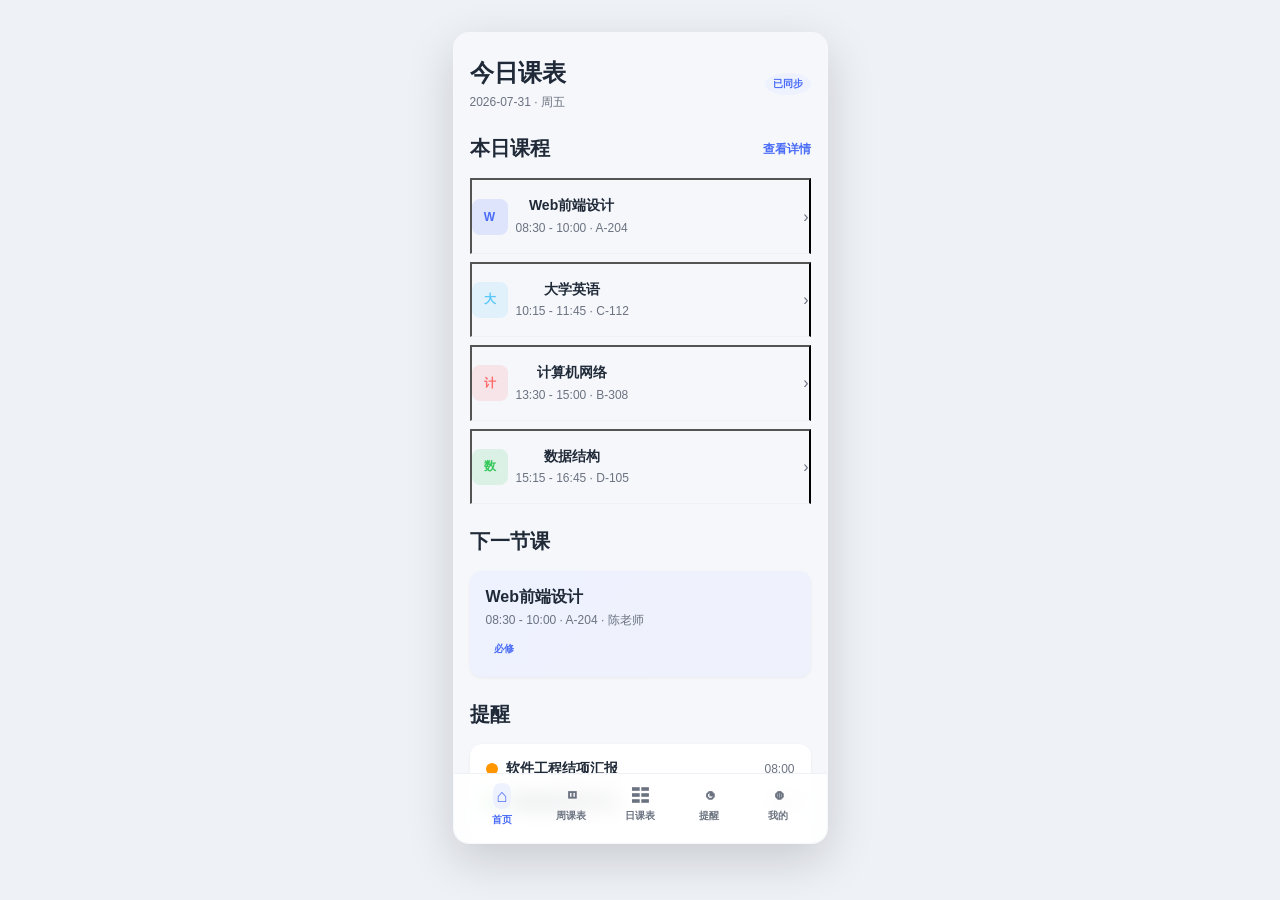
<file: index.html>
<!DOCTYPE html>
<html lang="zh-CN">
  <head>
    <meta charset="UTF-8" />
    <meta name="viewport" content="width=device-width, initial-scale=1.0, viewport-fit=cover" />
    <title>课表管理</title>
    <style>
      :root {
        --primary-color: #4A6CF7;
        --primary-hover: #5F7FF8;
        --primary-active: #3A5CD6;
        --primary-bg: #EEF2FF;
        --secondary-color: #FF6B6B;
        --secondary-bg: #FFF0F0;
        --success: #34C759;
        --warning: #FF9500;
        --error: #FF3B30;
        --info: #5AC8FA;

        --gray-100: #FFFFFF;
        --gray-200: #F5F7FB;
        --gray-300: #EEF1F6;
        --gray-400: #D9DFEB;
        --gray-500: #A8B2C4;
        --gray-600: #6B7280;
        --gray-700: #1F2937;

        --font-family: -apple-system, BlinkMacSystemFont, "PingFang SC", "Helvetica Neue", Arial, sans-serif;
        --h1-size: 24px;
        --h2-size: 20px;
        --h3-size: 18px;
        --h4-size: 16px;
        --text-size: 14px;
        --sub-size: 12px;
        --tiny-size: 10px;
        --line-height-title: 1.35;
        --line-height-body: 1.5;

        --space-xs: 4px;
        --space-sm: 8px;
        --space-md: 16px;
        --space-lg: 24px;
        --space-xl: 32px;
        --space-2xl: 48px;

        --radius-sm: 4px;
        --radius-md: 8px;
        --radius-lg: 12px;
        --radius-xl: 16px;
        --radius-full: 50%;

        --shadow-0: none;
        --shadow-1: 0 1px 3px rgba(0, 0, 0, 0.06);
        --shadow-2: 0 4px 12px rgba(0, 0, 0, 0.08);
        --shadow-3: 0 8px 24px rgba(0, 0, 0, 0.12);
        --shadow-4: 0 16px 48px rgba(0, 0, 0, 0.16);

        --touch-target: 44px;
        --screen-width: 375px;
        --screen-height: 812px;
        --bg-color: var(--gray-200);
        --panel-color: var(--gray-100);
        --surface-color: var(--gray-200);
        --text-color: var(--gray-700);
        --muted-text: var(--gray-600);
        --border-color: var(--gray-400);
        --divider-color: var(--gray-300);
        --card-padding: var(--space-md);
        --input-height: 46px;
        --tab-indicator: var(--primary-color);
        --mask-bg: rgba(17, 24, 39, 0.45);
      }

      html.dark {
        --gray-100: #1A1A1A;
        --gray-200: #242424;
        --gray-300: #2E2E2E;
        --gray-400: #4A4A4A;
        --gray-500: #8A8A8A;
        --gray-600: #B0B0B0;
        --gray-700: #E8E8E8;
        --primary-bg: #1A2340;
        --bg-color: var(--gray-200);
        --panel-color: var(--gray-100);
        --surface-color: var(--gray-200);
        --text-color: var(--gray-700);
        --muted-text: var(--gray-600);
        --border-color: var(--gray-400);
        --divider-color: var(--gray-300);
        --shadow-1: 0 1px 3px rgba(255, 255, 255, 0.04);
        --shadow-2: 0 4px 12px rgba(255, 255, 255, 0.06);
        --shadow-3: 0 8px 24px rgba(255, 255, 255, 0.08);
        --shadow-4: 0 16px 48px rgba(255, 255, 255, 0.10);
        --mask-bg: rgba(0, 0, 0, 0.55);
      }

      * { box-sizing: border-box; }

      html, body {
        margin: 0;
        min-height: 100%;
        background: var(--gray-300);
        font-family: var(--font-family);
        color: var(--text-color);
      }

      body {
        display: flex;
        align-items: center;
        justify-content: center;
        padding: var(--space-xl);
      }

      button, input, select {
        font: inherit;
      }

      .app-shell {
        width: var(--screen-width);
        height: var(--screen-height);
        background: var(--bg-color);
        border-radius: var(--radius-xl);
        overflow: hidden;
        position: relative;
        box-shadow: var(--shadow-4);
        border: 1px solid rgba(255,255,255,0.14);
      }

      .page {
        display: none;
        width: 100%;
        height: 100%;
        background: var(--bg-color);
        overflow: auto;
      }

      .page.active {
        display: block;
      }

      .page-inner {
        padding: var(--space-lg) var(--space-md) calc(var(--space-2xl) + 72px);
      }

      .topbar {
        display: flex;
        align-items: center;
        justify-content: space-between;
        margin-bottom: var(--space-lg);
      }

      .brand {
        display: flex;
        align-items: center;
        gap: var(--space-sm);
      }

      .brand-badge {
        width: 32px;
        height: 32px;
        border-radius: var(--radius-md);
        background: linear-gradient(135deg, var(--primary-color), var(--primary-hover));
        display: flex;
        align-items: center;
        justify-content: center;
        color: var(--gray-100);
        font-size: var(--h4-size);
        font-weight: 700;
        box-shadow: var(--shadow-1);
      }

      .title {
        margin: 0;
        font-size: var(--h1-size);
        line-height: var(--line-height-title);
        font-weight: 700;
      }

      .subtitle {
        margin: var(--space-xs) 0 0;
        font-size: var(--sub-size);
        line-height: var(--line-height-body);
        color: var(--muted-text);
      }

      .status-chip {
        display: inline-flex;
        align-items: center;
        gap: var(--space-xs);
        padding: var(--space-xs) var(--space-sm);
        border-radius: var(--radius-full);
        background: var(--primary-bg);
        color: var(--primary-color);
        font-size: var(--tiny-size);
        line-height: 1.4;
        font-weight: 600;
      }

      .section {
        margin-bottom: var(--space-lg);
      }

      .section-header {
        display: flex;
        align-items: center;
        justify-content: space-between;
        margin-bottom: var(--space-md);
      }

      .section-title {
        margin: 0;
        font-size: var(--h2-size);
        line-height: var(--line-height-title);
        font-weight: 600;
      }

      .section-link {
        border: 0;
        padding: 0;
        background: transparent;
        color: var(--primary-color);
        font-size: var(--sub-size);
        line-height: var(--line-height-body);
        font-weight: 600;
      }

      .card {
        background: var(--panel-color);
        border-radius: var(--radius-lg);
        box-shadow: var(--shadow-1);
        padding: var(--card-padding);
      }

      .btn {
        min-height: var(--touch-target);
        border: 0;
        border-radius: var(--radius-md);
        padding: 0 var(--space-lg);
        background: var(--primary-color);
        color: var(--gray-100);
        font-size: var(--text-size);
        line-height: var(--line-height-body);
        font-weight: 600;
        transition: background-color 0.2s ease, box-shadow 0.2s ease, transform 0.2s ease;
        cursor: pointer;
      }

      .btn:hover {
        background: var(--primary-hover);
      }

      .btn:active {
        background: var(--primary-active);
      }

      .btn:disabled {
        opacity: 0.5;
        cursor: not-allowed;
      }

      .btn-outline {
        background: var(--primary-bg);
        color: var(--primary-color);
      }

      .btn-danger {
        background: var(--secondary-color);
      }

      .btn-light {
        background: var(--gray-100);
        color: var(--text-color);
        border: 1px solid var(--border-color);
      }

      .input-wrap {
        display: flex;
        flex-direction: column;
        gap: var(--space-xs);
        margin-bottom: var(--space-md);
      }

      .label {
        font-size: var(--sub-size);
        color: var(--muted-text);
        font-weight: 600;
      }

      .input,
      .select,
      .textarea {
        width: 100%;
        min-height: var(--input-height);
        border: 1px solid var(--border-color);
        background: var(--panel-color);
        border-radius: var(--radius-md);
        padding: 0 var(--space-md);
        color: var(--text-color);
        font-size: var(--text-size);
        line-height: var(--line-height-body);
        transition: border-color 0.2s ease, box-shadow 0.2s ease;
      }

      .textarea {
        min-height: 90px;
        padding: var(--space-md);
        resize: vertical;
      }

      .input:focus,
      .select:focus,
      .textarea:focus {
        outline: none;
        border-color: var(--primary-color);
        box-shadow: 0 0 0 3px rgba(74, 108, 247, 0.12);
      }

      .tag {
        display: inline-flex;
        align-items: center;
        justify-content: center;
        min-height: 24px;
        padding: var(--space-xs) var(--space-sm);
        border-radius: var(--radius-sm);
        background: var(--primary-bg);
        color: var(--primary-color);
        font-size: var(--tiny-size);
        font-weight: 600;
        line-height: 1.4;
      }

      .tag.warning {
        background: rgba(255, 149, 0, 0.12);
        color: var(--warning);
      }

      .tag.success {
        background: rgba(52, 199, 89, 0.12);
        color: var(--success);
      }

      .tag.secondary {
        background: var(--secondary-bg);
        color: var(--secondary-color);
      }

      .list {
        display: flex;
        flex-direction: column;
        gap: var(--space-sm);
      }

      .list-item {
        display: flex;
        align-items: center;
        justify-content: space-between;
        gap: var(--space-md);
        width: 100%;
        min-height: var(--touch-target);
        padding: var(--space-md) 0;
        border-bottom: 1px solid var(--divider-color);
        background: transparent;
        color: var(--text-color);
      }

      .list-item:last-child {
        border-bottom: 0;
      }

      .list-main {
        display: flex;
        align-items: center;
        gap: var(--space-sm);
        min-width: 0;
        flex: 1;
      }

      .list-icon {
        width: 36px;
        height: 36px;
        border-radius: var(--radius-md);
        display: flex;
        align-items: center;
        justify-content: center;
        background: var(--primary-bg);
        color: var(--primary-color);
        font-size: var(--sub-size);
        font-weight: 600;
      }

      .list-copy {
        min-width: 0;
      }

      .list-copy strong,
      .list-copy span {
        display: block;
      }

      .list-copy strong {
        font-size: var(--text-size);
        line-height: 1.4;
        font-weight: 600;
      }

      .list-copy span {
        margin-top: var(--space-xs);
        font-size: var(--sub-size);
        color: var(--muted-text);
        line-height: 1.4;
      }

      .list-arrow {
        color: var(--muted-text);
        font-size: var(--h4-size);
      }

      .schedule-card {
        margin-top: var(--space-md);
      }

      .course-row {
        display: flex;
        align-items: center;
        gap: var(--space-sm);
        margin-bottom: var(--space-md);
      }

      .course-pill {
        width: 12px;
        height: 12px;
        border-radius: var(--radius-full);
        background: var(--primary-color);
      }

      .course-name {
        flex: 1;
        font-size: var(--text-size);
        font-weight: 600;
      }

      .course-time,
      .course-room {
        font-size: var(--sub-size);
        color: var(--muted-text);
      }

      .course-item {
        display: flex;
        align-items: center;
        justify-content: space-between;
        gap: var(--space-md);
        padding: var(--space-md);
        border-radius: var(--radius-lg);
        background: var(--gray-100);
        box-shadow: var(--shadow-1);
      }

      .course-item + .course-item {
        margin-top: var(--space-sm);
      }

      .course-item .meta {
        display: flex;
        flex-direction: column;
        gap: var(--space-xs);
      }

      .course-item .meta strong {
        font-size: var(--h4-size);
        line-height: 1.4;
      }

      .course-item .meta span {
        color: var(--muted-text);
        font-size: var(--sub-size);
        line-height: 1.5;
      }

      .course-badge {
        min-width: 74px;
        padding: var(--space-xs) var(--space-sm);
        border-radius: var(--radius-md);
        text-align: center;
        color: var(--gray-100);
        font-size: var(--tiny-size);
        font-weight: 700;
      }

      .next-class {
        background: linear-gradient(135deg, var(--primary-bg), rgba(74, 108, 247, 0.04));
      }

      .next-class .headline {
        font-size: var(--h4-size);
        font-weight: 700;
      }

      .next-class .details {
        margin-top: var(--space-xs);
        font-size: var(--sub-size);
        color: var(--muted-text);
      }

      .day-chip {
        display: inline-flex;
        align-items: center;
        justify-content: center;
        min-width: 52px;
        min-height: 28px;
        border-radius: var(--radius-full);
        background: var(--primary-bg);
        color: var(--primary-color);
        font-size: var(--sub-size);
        font-weight: 600;
      }

      .week-layout {
        background: var(--panel-color);
        border-radius: var(--radius-lg);
        box-shadow: var(--shadow-1);
        overflow: hidden;
      }

      .week-header {
        display: grid;
        grid-template-columns: 56px repeat(7, minmax(0,1fr));
        border-bottom: 1px solid var(--divider-color);
        background: var(--gray-100);
      }

      .week-header-cell,
      .week-time-cell,
      .week-day-cell {
        padding: var(--space-sm) var(--space-xs);
        min-height: 52px;
        display: flex;
        align-items: center;
        justify-content: center;
        text-align: center;
        border-right: 1px solid var(--divider-color);
      }

      .week-header-cell {
        font-size: var(--sub-size);
        color: var(--muted-text);
        font-weight: 600;
      }

      .week-header-cell:last-child,
      .week-day-cell:last-child {
        border-right: 0;
      }

      .week-body {
        display: grid;
        grid-template-columns: 56px repeat(7, minmax(0,1fr));
      }

      .week-time-col {
        display: flex;
        flex-direction: column;
      }

      .week-time-cell {
        min-height: 80px;
        font-size: var(--tiny-size);
        color: var(--muted-text);
        border-right: 1px solid var(--divider-color);
        border-bottom: 1px solid var(--divider-color);
      }

      .week-day-col {
        position: relative;
        min-height: 720px;
        border-right: 1px solid var(--divider-color);
        background: var(--gray-100);
        background-image: repeating-linear-gradient(
          to bottom,
          transparent 0,
          transparent 79px,
          var(--divider-color) 79px,
          var(--divider-color) 80px
        );
      }

      .week-day-cell {
        min-height: 80px;
        border-bottom: 1px solid var(--divider-color);
        position: relative;
        display: block;
        padding: var(--space-xs);
      }

      .week-course {
        position: absolute;
        left: 6px;
        right: 6px;
        top: 0;
        display: flex;
        flex-direction: column;
        justify-content: center;
        align-items: flex-start;
        border: 0;
        border-radius: var(--radius-sm);
        padding: 6px 6px;
        color: var(--gray-100);
        box-shadow: var(--shadow-1);
        font-size: 11px;
        line-height: 1.3;
        cursor: pointer;
        text-align: left;
      }

      .week-course strong {
        display: block;
        white-space: normal;
        word-break: break-word;
        font-size: 12px;
        line-height: 1.25;
        font-weight: 600;
      }

      .week-course span {
        display: block;
        white-space: normal;
        word-break: break-word;
        font-size: 10px;
        line-height: 1.2;
      }

      .week-course .course-time {
        display: block;
        line-height: 1.25;
        white-space: normal;
      }

      .week-day-col:last-child {
        border-right: 0;
      }

      .timeline {
        display: flex;
        flex-direction: column;
        gap: var(--space-sm);
      }

      .time-row {
        display: grid;
        grid-template-columns: 70px 1fr;
        align-items: center;
        gap: var(--space-sm);
      }

      .time-label {
        font-size: var(--sub-size);
        color: var(--muted-text);
      }

      .time-line {
        position: relative;
        min-height: 52px;
        padding: var(--space-sm) 0;
        border-left: 1px solid var(--divider-color);
        padding-left: var(--space-md);
      }

      .time-line::before {
        content: "";
        position: absolute;
        left: -4px;
        top: 50%;
        width: 8px;
        height: 8px;
        border-radius: var(--radius-full);
        background: var(--primary-color);
        transform: translateY(-50%);
      }

      .time-line .course-item {
        margin: 0;
        padding: var(--space-sm) var(--space-md);
      }

      .form-grid {
        display: grid;
        grid-template-columns: 1fr 1fr;
        gap: var(--space-md);
      }

      .color-picker {
        display: flex;
        align-items: center;
        gap: var(--space-sm);
        flex-wrap: wrap;
      }

      .color-option {
        width: 24px;
        height: 24px;
        border-radius: var(--radius-full);
        border: 2px solid transparent;
        cursor: pointer;
        background: var(--color, var(--primary-color));
      }

      .color-option.active {
        border-color: var(--text-color);
        box-shadow: 0 0 0 2px rgba(255,255,255,0.4);
      }

      .modal {
        position: fixed;
        inset: 0;
        display: none;
        align-items: center;
        justify-content: center;
        background: var(--mask-bg);
        z-index: 50;
      }

      .modal.show {
        display: flex;
      }

      .modal-card {
        width: min(320px, calc(100% - 32px));
        background: var(--panel-color);
        border-radius: var(--radius-lg);
        box-shadow: var(--shadow-3);
        padding: var(--space-lg);
      }

      .modal-header {
        display: flex;
        align-items: center;
        justify-content: space-between;
        margin-bottom: var(--space-md);
      }

      .modal-title {
        margin: 0;
        font-size: var(--h3-size);
        font-weight: 600;
      }

      .modal-body {
        color: var(--muted-text);
        font-size: var(--text-size);
        line-height: var(--line-height-body);
        margin-bottom: var(--space-lg);
      }

      .course-detail {
        display: flex;
        flex-direction: column;
        gap: var(--space-sm);
      }

      .detail-row {
        display: flex;
        gap: var(--space-xs);
        align-items: flex-start;
        color: var(--text-color);
      }

      .detail-row strong {
        min-width: 56px;
        color: var(--muted-text);
        font-weight: 600;
      }

      .modal-actions {
        display: flex;
        justify-content: flex-end;
        gap: var(--space-sm);
      }

      .empty-state {
        display: flex;
        flex-direction: column;
        align-items: center;
        justify-content: center;
        text-align: center;
        padding: var(--space-2xl) var(--space-md);
        min-height: 260px;
      }

      .empty-state-icon {
        width: 64px;
        height: 64px;
        border-radius: var(--radius-xl);
        background: var(--primary-bg);
        color: var(--primary-color);
        display: flex;
        align-items: center;
        justify-content: center;
        font-size: 28px;
        margin-bottom: var(--space-lg);
      }

      .empty-state h3 {
        margin: 0 0 var(--space-sm);
        font-size: var(--h3-size);
      }

      .empty-state p {
        margin: 0;
        color: var(--muted-text);
        font-size: var(--text-size);
        line-height: var(--line-height-body);
      }

      .profile-header {
        display: flex;
        align-items: center;
        gap: var(--space-md);
        padding: var(--space-lg) 0;
      }

      .avatar {
        width: 64px;
        height: 64px;
        border-radius: var(--radius-full);
        background: linear-gradient(135deg, var(--primary-color), var(--primary-hover));
        display: flex;
        align-items: center;
        justify-content: center;
        color: var(--gray-100);
        font-size: var(--h2-size);
        font-weight: 700;
      }

      .profile-meta h3 {
        margin: 0 0 var(--space-xs);
        font-size: var(--h3-size);
      }

      .profile-meta p {
        margin: 0;
        font-size: var(--sub-size);
        color: var(--muted-text);
      }

      .settings-block {
        display: flex;
        flex-direction: column;
        gap: var(--space-sm);
      }

      .setting-row {
        display: flex;
        align-items: center;
        justify-content: space-between;
        padding: var(--space-md) 0;
        border-bottom: 1px solid var(--divider-color);
      }

      .switch {
        position: relative;
        width: 46px;
        height: 28px;
        border-radius: var(--radius-full);
        background: var(--gray-400);
        transition: background 0.2s ease;
      }

      .switch input {
        position: absolute;
        inset: 0;
        opacity: 0;
        cursor: pointer;
      }

      .switch-track {
        position: absolute;
        inset: 4px auto 4px 4px;
        width: 18px;
        border-radius: var(--radius-full);
        background: var(--gray-100);
        transition: transform 0.2s ease;
      }

      .switch input:checked + .switch-track {
        transform: translateX(18px);
      }

      .switch input:checked ~ .switch {
        background: var(--primary-color);
      }

      .theme-toggle {
        position: relative;
        display: inline-block;
      }

      .theme-toggle input:checked + .switch {
        background: var(--primary-color);
      }

      .theme-toggle input:checked + .switch .switch-track {
        transform: translateX(18px);
      }

      .bottom-nav {
        position: absolute;
        left: 0;
        right: 0;
        bottom: 0;
        display: flex;
        justify-content: space-between;
        align-items: center;
        gap: var(--space-xs);
        height: 70px;
        padding: var(--space-sm) var(--space-md) calc(var(--space-md) + env(safe-area-inset-bottom));
        background: rgba(255,255,255,0.82);
        backdrop-filter: blur(10px);
        border-top: 1px solid var(--divider-color);
      }

      html.dark .bottom-nav {
        background: rgba(26, 26, 26, 0.82);
      }

      .tab-item {
        flex: 1;
        min-height: var(--touch-target);
        border: 0;
        background: transparent;
        color: var(--muted-text);
        display: flex;
        flex-direction: column;
        align-items: center;
        justify-content: center;
        gap: var(--space-xs);
        font-size: var(--tiny-size);
        font-weight: 600;
        cursor: pointer;
      }

      .tab-item .icon {
        font-size: 18px;
        line-height: 1;
      }

      .tab-item.active {
        color: var(--primary-color);
      }

      .tab-item.active .icon-wrap {
        background: var(--primary-bg);
        border-radius: var(--radius-md);
        padding: var(--space-xs);
      }

      .login-page {
        display: flex;
        align-items: center;
        justify-content: center;
        background: linear-gradient(180deg, var(--primary-bg), var(--bg-color));
      }

      .login-box {
        width: 100%;
        padding: var(--space-2xl) var(--space-lg) var(--space-xl);
      }

      .login-logo {
        display: flex;
        align-items: center;
        justify-content: center;
        margin-bottom: var(--space-lg);
      }

      .login-logo .brand-badge {
        width: 52px;
        height: 52px;
        font-size: var(--h2-size);
      }

      .login-title {
        text-align: center;
        margin: 0 0 var(--space-xl);
        font-size: var(--h1-size);
        font-weight: 700;
      }

      .login-form {
        display: flex;
        flex-direction: column;
        gap: var(--space-md);
      }

      .login-footer {
        margin-top: var(--space-xl);
        text-align: center;
        font-size: var(--sub-size);
        color: var(--muted-text);
      }

      .d-none { display: none !important; }

      @media (max-width: 380px) {
        body {
          padding: 0;
        }

        .app-shell {
          width: 100vw;
          height: 100vh;
          border-radius: 0;
        }
      }
    </style>
  </head>
  <body>
    <div class="app-shell">
      <section id="home-page" class="page active">
        <div class="page-inner">
          <div class="topbar">
            <div>
              <h1 class="title">今日课表</h1>
              <p class="subtitle" id="todayLabel">2026-07-31 · 周五</p>
            </div>
            <span class="status-chip">已同步</span>
          </div>

          <div class="section">
            <div class="section-header">
              <h2 class="section-title">本日课程</h2>
              <button class="section-link" type="button" data-open-page="day-page">查看详情</button>
            </div>
            <div id="todayCourses" class="list"></div>
          </div>

          <div class="section">
            <div class="section-header">
              <h2 class="section-title">下一节课</h2>
            </div>
            <div id="nextCourseCard" class="card next-class"></div>
          </div>

          <div class="section">
            <div class="section-header">
              <h2 class="section-title">提醒</h2>
            </div>
            <div class="card">
              <div class="course-row">
                <span class="course-pill" style="background: var(--warning);"></span>
                <span class="course-name">软件工程结项汇报</span>
                <span class="course-time">08:00</span>
              </div>
              <div class="course-row">
                <span class="course-pill" style="background: var(--success);"></span>
                <span class="course-name">高级数据结构作业</span>
                <span class="course-time">明日</span>
              </div>
            </div>
          </div>
        </div>
      </section>

      <section id="week-page" class="page">
        <div class="page-inner">
          <div class="topbar">
            <div>
              <h1 class="title">周课表</h1>
              <p class="subtitle">第 18 周</p>
            </div>
            <span class="day-chip">周五</span>
          </div>
          <div class="week-layout" id="weekGrid"></div>
        </div>
      </section>

      <section id="day-page" class="page">
        <div class="page-inner">
          <div class="topbar">
            <div>
              <h1 class="title">日课表</h1>
              <p class="subtitle">周五 · 08:00 - 20:00</p>
            </div>
            <button id="addCourseBtn" class="btn btn-outline" type="button">+ 添加</button>
          </div>
          <div id="dayTimeline" class="timeline"></div>
        </div>
      </section>

      <section id="detail-page" class="page">
        <div class="page-inner">
          <div class="topbar">
            <div>
              <h1 class="title">课程详情</h1>
              <p class="subtitle">课程信息</p>
            </div>
            <button class="btn btn-light" type="button" data-open-page="day-page">返回</button>
          </div>
          <div id="detailCard" class="card"></div>
        </div>
      </section>

      <section id="editor-page" class="page">
        <div class="page-inner">
          <div class="topbar">
            <div>
              <h1 class="title">添加/编辑课程</h1>
              <p class="subtitle">填写课程信息</p>
            </div>
            <button class="btn btn-light" type="button" data-open-page="day-page">取消</button>
          </div>
          <div class="card">
            <div class="input-wrap">
              <label class="label" for="courseName">课程名称</label>
              <input id="courseName" class="input" type="text" value="前端工程实践" />
            </div>
            <div class="form-grid">
              <div class="input-wrap">
                <label class="label" for="teacherName">教师</label>
                <input id="teacherName" class="input" type="text" value="李老师" />
              </div>
              <div class="input-wrap">
                <label class="label" for="classroom">教室</label>
                <input id="classroom" class="input" type="text" value="B-308" />
              </div>
            </div>
            <div class="form-grid">
              <div class="input-wrap">
                <label class="label" for="courseDate">日期</label>
                <input id="courseDate" class="input" type="date" value="2026-07-31" />
              </div>
              <div class="input-wrap">
                <label class="label" for="courseWeek">周次</label>
                <select id="courseWeek" class="select">
                  <option>第 18 周</option>
                  <option>第 19 周</option>
                  <option>第 20 周</option>
                </select>
              </div>
            </div>
            <div class="form-grid">
              <div class="input-wrap">
                <label class="label" for="startTime">开始时间</label>
                <input id="startTime" class="input" type="time" value="08:30" />
              </div>
              <div class="input-wrap">
                <label class="label" for="endTime">结束时间</label>
                <input id="endTime" class="input" type="time" value="10:00" />
              </div>
            </div>
            <div class="input-wrap">
              <label class="label">课程颜色</label>
              <div class="color-picker" id="colorPicker"></div>
            </div>
            <div class="input-wrap">
              <label class="label" for="courseRemark">备注</label>
              <textarea id="courseRemark" class="textarea">请提前 10 分钟到达，多媒体设备已准备好。</textarea>
            </div>
            <button id="saveCourseBtn" class="btn" type="button">保存课表</button>
          </div>
        </div>
      </section>

      <section id="reminder-page" class="page">
        <div class="page-inner">
          <div class="topbar">
            <div>
              <h1 class="title">提醒中心</h1>
              <p class="subtitle">待办提醒</p>
            </div>
            <span class="status-chip">3 条</span>
          </div>

          <div class="section">
            <h2 class="section-title">考试倒计时</h2>
            <div class="card">
              <div class="course-item">
                <div class="meta">
                  <strong>软件工程期末考试</strong>
                  <span>距离考试还剩 5 天 8 小时</span>
                </div>
                <span class="course-badge" style="background: var(--primary-color);">5d</span>
              </div>
            </div>
          </div>

          <div class="section">
            <div class="section-header">
              <h2 class="section-title">DDL 列表</h2>
            </div>
            <div id="ddlList" class="list"></div>
          </div>
        </div>
      </section>

      <section id="profile-page" class="page">
        <div class="page-inner">
          <div class="topbar">
            <div>
              <h1 class="title">个人中心</h1>
              <p class="subtitle">账户设置</p>
            </div>
          </div>

          <div class="profile-header card">
            <div class="avatar">李</div>
            <div class="profile-meta">
              <h3>李华</h3>
              <p>学号：20240001</p>
            </div>
          </div>

          <div class="section settings-block">
            <div class="card">
              <div class="setting-row">
                <span>深色模式</span>
                <label class="theme-toggle" aria-label="切换深色模式">
                  <input id="themeToggle" type="checkbox" />
                  <span class="switch">
                    <span class="switch-track"></span>
                  </span>
                </label>
              </div>
              <div class="setting-row">
                <span>关于</span>
                <span class="list-arrow">›</span>
              </div>
              <div class="setting-row">
                <span>帮助与反馈</span>
                <span class="list-arrow">›</span>
              </div>
            </div>
          </div>
        </div>
      </section>

      <nav class="bottom-nav" aria-label="底部导航">
        <button class="tab-item active" type="button" data-target="home-page">
          <span class="icon-wrap"><span class="icon">⌂</span></span>
          <span>首页</span>
        </button>
        <button class="tab-item" type="button" data-target="week-page">
          <span class="icon-wrap"><span class="icon">◫</span></span>
          <span>周课表</span>
        </button>
        <button class="tab-item" type="button" data-target="day-page">
          <span class="icon-wrap"><span class="icon">☷</span></span>
          <span>日课表</span>
        </button>
        <button class="tab-item" type="button" data-target="reminder-page">
          <span class="icon-wrap"><span class="icon">◔</span></span>
          <span>提醒</span>
        </button>
        <button class="tab-item" type="button" data-target="profile-page">
          <span class="icon-wrap"><span class="icon">◍</span></span>
          <span>我的</span>
        </button>
      </nav>
    </div>

    <div id="confirmModal" class="modal" aria-modal="true" role="dialog">
      <div class="modal-card">
        <div class="modal-header">
          <h3 class="modal-title">提示</h3>
        </div>
        <div class="modal-body">课程已保存，并已更新到日课表中。</div>
        <div class="modal-actions">
          <button class="btn btn-light" type="button" data-close-modal="true">关闭</button>
        </div>
      </div>
    </div>

    <script>
      const colorPalette = [
        '#4A6CF7', '#FF6B6B', '#34C759', '#FF9500', '#5AC8FA', '#8A6FF0'
      ];

      const allCourses = [
        { id: 1, name: 'Web前端设计', teacher: '陈老师', room: 'A-204', date: '2026-07-31', day: '周五', start: '08:30', end: '10:00', color: '#4A6CF7', type: '必修', note: '需要带电脑。' },
        { id: 2, name: '大学英语', teacher: '王老师', room: 'C-112', date: '2026-07-31', day: '周五', start: '10:15', end: '11:45', color: '#5AC8FA', type: '公共课', note: '线上口语环节。' },
        { id: 3, name: '计算机网络', teacher: '赵老师', room: 'B-308', date: '2026-07-31', day: '周五', start: '13:30', end: '15:00', color: '#FF6B6B', type: '专业课', note: '实验报告必交。' },
        { id: 4, name: '数据结构', teacher: '林老师', room: 'D-105', date: '2026-07-31', day: '周五', start: '15:15', end: '16:45', color: '#34C759', type: '核心课', note: '期中复习。' },
        { id: 5, name: '高等数学', teacher: '刘老师', room: 'A-101', date: '2026-08-03', day: '周一', start: '08:00', end: '09:30', color: '#FF9500', type: '必修', note: '课堂测验。' },
        { id: 6, name: '软件工程', teacher: '肖老师', room: 'B-205', date: '2026-08-04', day: '周二', start: '09:40', end: '11:10', color: '#8A6FF0', type: '专业课', note: '项目评审。' },
        { id: 7, name: '交互设计', teacher: '郑老师', room: 'C-208', date: '2026-08-05', day: '周三', start: '13:00', end: '14:30', color: '#FF6B6B', type: '选修', note: '小组作业。' },
        { id: 8, name: '数据库原理', teacher: '周老师', room: 'A-312', date: '2026-08-06', day: '周四', start: '15:00', end: '16:30', color: '#5AC8FA', type: '专业课', note: '考核安排。' }
      ];

      const ddlTasks = [
        { title: '视觉设计作业', time: '今天 21:00', level: 'warning', tag: '即将截止' },
        { title: '算法作业提交', time: '明天 18:00', level: 'secondary', tag: '待提交' },
        { title: '实验报告', time: '周日 12:00', level: 'success', tag: '已安排' }
      ];

      let selectedCourseId = 1;

      function toMinutes(timeStr) {
        const [hour, minute] = timeStr.split(':').map(Number);
        return hour * 60 + minute;
      }

      function sortByTime(list) {
        return [...list].sort((a, b) => toMinutes(a.start) - toMinutes(b.start));
      }

      function showPage(pageId) {
        document.querySelectorAll('.page').forEach((page) => {
          page.classList.toggle('active', page.id === pageId);
        });

        const navMap = {
          'home-page': 0,
          'week-page': 1,
          'day-page': 2,
          'reminder-page': 3,
          'profile-page': 4
        };

        const items = document.querySelectorAll('.tab-item');
        items.forEach((item, index) => {
          const active = navMap[pageId] === index;
          item.classList.toggle('active', active);
        });

        if (pageId === 'login-page') {
          document.querySelector('.bottom-nav').style.display = 'none';
        } else {
          document.querySelector('.bottom-nav').style.display = 'flex';
        }
      }

      function updateThemeToggle() {
        const dark = document.documentElement.classList.contains('dark');
        const toggle = document.getElementById('themeToggle');
        toggle.checked = dark;
      }

      function renderTodayCourses() {
        const today = allCourses.filter(course => course.date === '2026-07-31');
        const list = document.getElementById('todayCourses');
        list.innerHTML = '';

        if (!today.length) {
          list.innerHTML = `
            <div class="empty-state">
              <div class="empty-state-icon">☰</div>
              <h3>今天没有课程</h3>
              <p>可以安排学习或休息时间。</p>
            </div>
          `;
          return;
        }

        sortByTime(today).forEach((course) => {
          const row = document.createElement('button');
          row.type = 'button';
          row.className = 'list-item';
          row.style.borderBottom = '1px solid var(--divider-color)';
          row.innerHTML = `
            <div class="list-main">
              <span class="list-icon" style="background: ${course.color}22; color: ${course.color};">${course.name.slice(0, 1)}</span>
              <div class="list-copy">
                <strong>${course.name}</strong>
                <span>${course.start} - ${course.end} · ${course.room}</span>
              </div>
            </div>
            <span class="list-arrow">›</span>
          `;
          row.addEventListener('click', () => {
            selectedCourseId = course.id;
            renderDetail();
            showPage('detail-page');
          });
          list.appendChild(row);
        });
      }

      function renderNextCourse() {
        const today = sortByTime(allCourses.filter(course => course.date === '2026-07-31'));
        const next = today[0];
        const card = document.getElementById('nextCourseCard');

        if (!next) {
          card.innerHTML = `
            <div class="empty-state">
              <div class="empty-state-icon">✦</div>
              <h3>暂无课程</h3>
              <p>今天的安排还没开始。</p>
            </div>
          `;
          return;
        }

        card.innerHTML = `
          <div class="headline">${next.name}</div>
          <div class="details">${next.start} - ${next.end} · ${next.room} · ${next.teacher}</div>
          <div class="tag" style="margin-top: var(--space-sm);">${next.type}</div>
        `;
      }

      function openCourseDetail(courseId) {
        const course = allCourses.find(item => item.id === courseId);
        if (!course) return;

        const modal = document.getElementById('confirmModal');
        const title = modal.querySelector('.modal-title');
        const body = modal.querySelector('.modal-body');
        const closeButton = modal.querySelector('[data-close-modal="true"]');

        title.textContent = '课程详情';
        body.innerHTML = `
          <div class="course-detail">
            <div class="detail-row"><strong>课程</strong><span>${course.name}</span></div>
            <div class="detail-row"><strong>时间</strong><span>${course.day} ${course.start}-${course.end}</span></div>
            <div class="detail-row"><strong>地点</strong><span>${course.room}</span></div>
            <div class="detail-row"><strong>教师</strong><span>${course.teacher}</span></div>
          </div>
        `;
        modal.dataset.returnPage = 'week-page';
        modal.classList.add('show');
        closeButton.textContent = '关闭';
      }

      function renderWeekGrid() {
        const weekGrid = document.getElementById('weekGrid');
        const timeSlots = ['08:00', '09:00', '10:00', '11:00', '12:00', '13:00', '14:00', '15:00', '16:00'];
        const days = ['周一', '周二', '周三', '周四', '周五', '周六', '周日'];

        let html = '<div class="week-header"><div class="week-header-cell">节次</div>';
        days.forEach(day => {
          html += `<div class="week-header-cell">${day}</div>`;
        });
        html += '</div><div class="week-body"><div class="week-time-col">';

        timeSlots.forEach(slot => {
          html += `<div class="week-time-cell">${slot}</div>`;
        });

        html += '</div>';

        days.forEach((day) => {
          const dayCourses = sortByTime(allCourses.filter(course => course.day === day));
          const dayStartMin = toMinutes('08:00');

          html += '<div class="week-day-col">';

          dayCourses.forEach((course) => {
            const startMin = toMinutes(course.start);
            const endMin = toMinutes(course.end);
            const top = ((startMin - dayStartMin) / 60) * 80;
            const height = Math.max(((endMin - startMin) / 60) * 80 - 8, 50);

            html += `
              <button class="week-course" type="button" data-course-id="${course.id}" style="background:${course.color}; top:${top}px; height:${height}px;">
                <strong>${course.name}</strong>
              </button>
            `;
          });

          html += '</div>';
        });

        weekGrid.innerHTML = html;

        weekGrid.querySelectorAll('.week-course').forEach((button) => {
          button.addEventListener('click', () => {
            openCourseDetail(Number(button.getAttribute('data-course-id')));
          });
        });
      }

      function renderDayTimeline() {
        const timeline = document.getElementById('dayTimeline');
        const courses = sortByTime(allCourses.filter(course => course.date === '2026-07-31'));

        if (!courses.length) {
          timeline.innerHTML = `
            <div class="empty-state">
              <div class="empty-state-icon">☔</div>
              <h3>无安排</h3>
              <p>今天尚未添加任何课程。</p>
            </div>
          `;
          return;
        }

        const entries = [];
        for (let i = 0; i < courses.length; i += 1) {
          const course = courses[i];
          entries.push(`
            <div class="time-row">
              <div class="time-label">${course.start}</div>
              <div class="time-line">
                <div class="course-item" style="border-left: 4px solid ${course.color}; background: var(--gray-100);">
                  <div class="meta">
                    <strong>${course.name}</strong>
                    <span>${course.teacher} · ${course.room}</span>
                  </div>
                  <button class="btn btn-light" type="button" data-course-id="${course.id}" style="min-width: 74px;">详情</button>
                </div>
              </div>
            </div>
          `);
        }

        timeline.innerHTML = entries.join('');

        timeline.querySelectorAll('[data-course-id]').forEach((button) => {
          button.addEventListener('click', () => {
            selectedCourseId = Number(button.getAttribute('data-course-id'));
            renderDetail();
            showPage('detail-page');
          });
        });
      }

      function renderDetail() {
        const course = allCourses.find(item => item.id === selectedCourseId) || allCourses[0];
        const detailCard = document.getElementById('detailCard');

        detailCard.innerHTML = `
          <div class="section">
            <div class="course-item" style="border-left: 4px solid ${course.color};">
              <div class="meta">
                <strong>${course.name}</strong>
                <span>${course.day} · ${course.start}-${course.end}</span>
              </div>
              <span class="tag" style="background: ${course.color}22; color: ${course.color};">${course.type}</span>
            </div>
          </div>
          <div class="list">
            <div class="list-item">
              <div class="list-main">
                <span class="list-icon" style="background: var(--primary-bg); color: var(--primary-color);">教</span>
                <div class="list-copy">
                  <strong>教师</strong>
                  <span>${course.teacher}</span>
                </div>
              </div>
            </div>
            <div class="list-item">
              <div class="list-main">
                <span class="list-icon" style="background: var(--primary-bg); color: var(--primary-color);">地</span>
                <div class="list-copy">
                  <strong>教室</strong>
                  <span>${course.room}</span>
                </div>
              </div>
            </div>
            <div class="list-item">
              <div class="list-main">
                <span class="list-icon" style="background: var(--primary-bg); color: var(--primary-color);">时</span>
                <div class="list-copy">
                  <strong>时间</strong>
                  <span>${course.date} · ${course.start}-${course.end}</span>
                </div>
              </div>
            </div>
            <div class="list-item">
              <div class="list-main">
                <span class="list-icon" style="background: var(--secondary-bg); color: var(--secondary-color);">备</span>
                <div class="list-copy">
                  <strong>备注</strong>
                  <span>${course.note}</span>
                </div>
              </div>
            </div>
          </div>
          <div class="section" style="margin-top: var(--space-lg);">
            <button class="btn" type="button" data-open-page="editor-page">编辑课程</button>
          </div>
        `;

        detailCard.querySelector('[data-open-page="editor-page"]').addEventListener('click', () => showPage('editor-page'));
      }

      function renderDDL() {
        const list = document.getElementById('ddlList');
        list.innerHTML = ddlTasks.map(item => `
          <div class="list-item">
            <div class="list-main">
              <span class="list-icon" style="background: ${item.level === 'warning' ? 'rgba(255,149,0,0.12)' : item.level === 'secondary' ? 'var(--secondary-bg)' : 'rgba(52,199,89,0.12)'}; color: ${item.level === 'warning' ? 'var(--warning)' : item.level === 'secondary' ? 'var(--secondary-color)' : 'var(--success)'};">${item.title.slice(0, 1)}</span>
              <div class="list-copy">
                <strong>${item.title}</strong>
                <span>${item.time}</span>
              </div>
            </div>
            <span class="tag ${item.level === 'warning' ? 'warning' : item.level === 'secondary' ? 'secondary' : 'success'}">${item.tag}</span>
          </div>
        `).join('');
      }

      function renderColorPicker() {
        const choices = document.getElementById('colorPicker');
        colorPalette.forEach((color, index) => {
          const dot = document.createElement('button');
          dot.type = 'button';
          dot.className = 'color-option' + (index === 0 ? ' active' : '');
          dot.style.setProperty('--color', color);
          dot.setAttribute('data-color', color);
          dot.addEventListener('click', () => {
            choices.querySelectorAll('.color-option').forEach(option => option.classList.remove('active'));
            dot.classList.add('active');
          });
          choices.appendChild(dot);
        });
      }

      function attachGlobalEvents() {
        document.querySelectorAll('[data-open-page]').forEach((button) => {
          button.addEventListener('click', () => {
            showPage(button.getAttribute('data-open-page'));
          });
        });

        document.querySelectorAll('.tab-item').forEach((button) => {
          button.addEventListener('click', () => {
            showPage(button.getAttribute('data-target'));
          });
        });

        document.getElementById('addCourseBtn').addEventListener('click', () => {
          showPage('editor-page');
        });

        document.getElementById('saveCourseBtn').addEventListener('click', () => {
          const modal = document.getElementById('confirmModal');
          modal.classList.add('show');
          const selectedColor = document.querySelector('.color-option.active')?.getAttribute('data-color') || colorPalette[0];
          const course = {
            id: Date.now(),
            name: document.getElementById('courseName').value || '新课程',
            teacher: document.getElementById('teacherName').value || '教师',
            room: document.getElementById('classroom').value || '教室',
            date: document.getElementById('courseDate').value || '2026-07-31',
            day: '周五',
            start: document.getElementById('startTime').value || '08:30',
            end: document.getElementById('endTime').value || '10:00',
            color: selectedColor,
            type: '选修',
            note: document.getElementById('courseRemark').value || '备注'
          };
          allCourses.push(course);
          renderTodayCourses();
          renderNextCourse();
          renderDayTimeline();
          renderWeekGrid();
        });

        document.querySelectorAll('[data-close-modal="true"]').forEach((button) => {
          button.addEventListener('click', () => {
            const modal = document.getElementById('confirmModal');
            modal.classList.remove('show');
            const returnPage = modal.dataset.returnPage || 'home-page';
            showPage(returnPage);
            modal.dataset.returnPage = '';
          });
        });

        const savedTheme = localStorage.getItem('kebiao-ui-theme');
        if (savedTheme === 'dark') {
          document.documentElement.classList.add('dark');
        }
        updateThemeToggle();

        document.getElementById('themeToggle').addEventListener('change', (event) => {
          const isDark = event.target.checked;
          document.documentElement.classList.toggle('dark', isDark);
          localStorage.setItem('kebiao-ui-theme', isDark ? 'dark' : 'light');
        });
      }

      function init() {
        renderTodayCourses();
        renderNextCourse();
        renderWeekGrid();
        renderDayTimeline();
        renderDetail();
        renderDDL();
        renderColorPicker();
        attachGlobalEvents();
        showPage('home-page');
      }

      init();
    </script>
  </body>
</html>
</file>
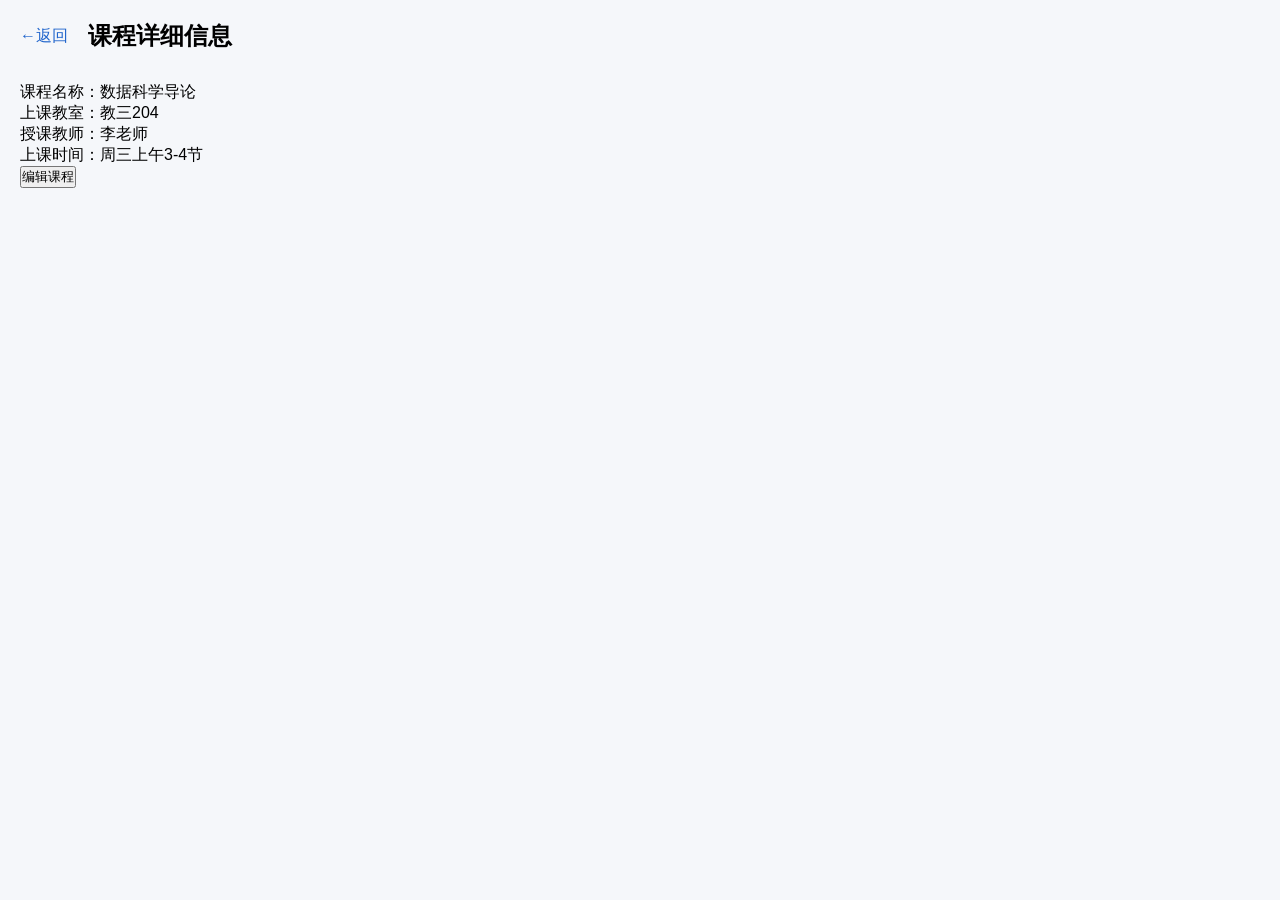
<file: course-detail.html>
<!DOCTYPE html>
<html lang="zh-CN">
<head>
    <meta charset="UTF-8">
    <meta name="viewport" content="width=device-width, initial-scale=1.0">
    <title>课程详情</title>
    <link rel="stylesheet" href="./css/common.css">
</head>
<body>
    <header class="page-header">
        <a href="day-table.html">←返回</a>
        <h2>课程详细信息</h2>
    </header>
    <div class="detail-card">
        <p>课程名称：数据科学导论</p>
        <p>上课教室：教三204</p>
        <p>授课教师：李老师</p>
        <p>上课时间：周三上午3-4节</p>
        <button onclick="location.href='course-edit.html'">编辑课程</button>
    </div>
</body>
</html>
</file>
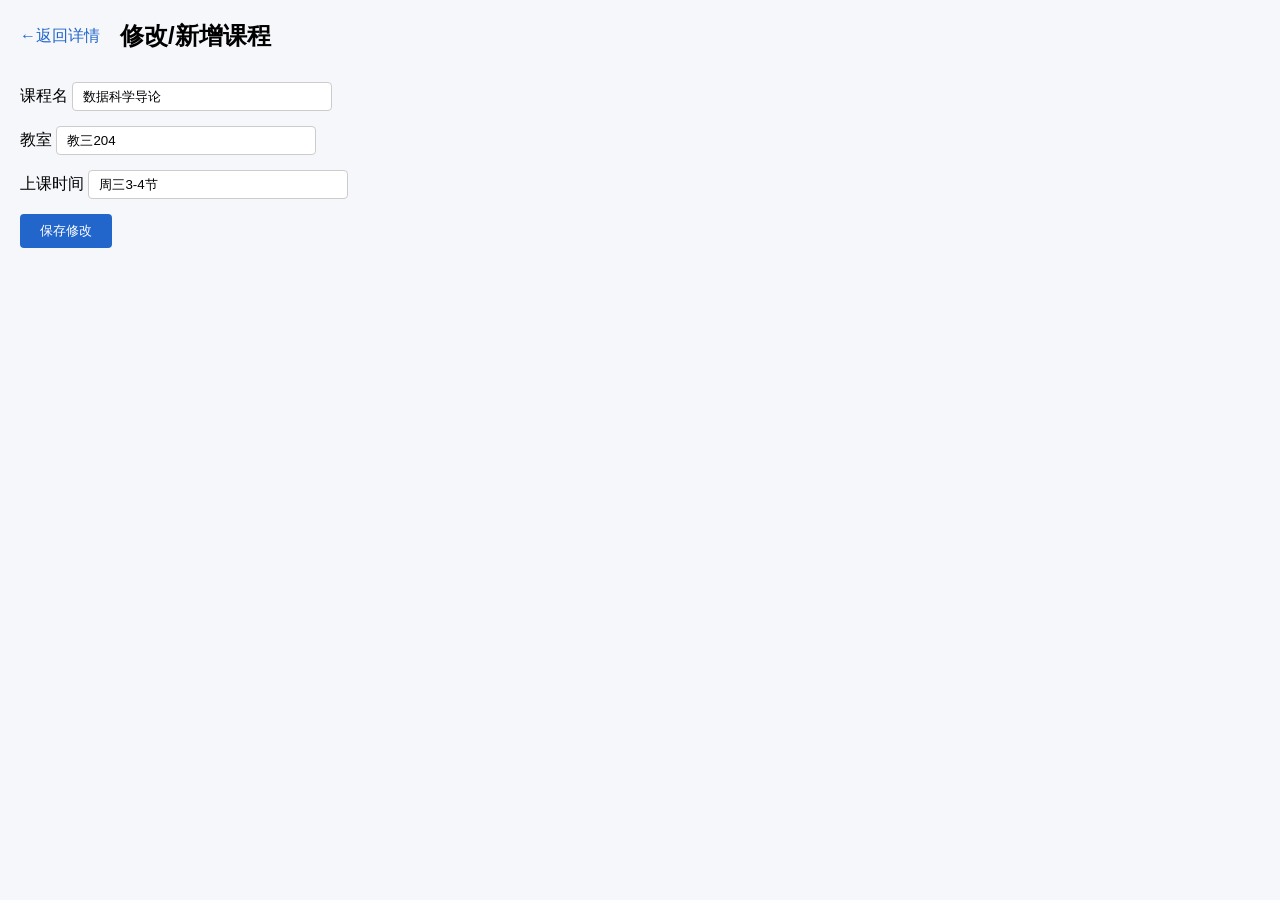
<file: course-edit.html>
<!DOCTYPE html>
<html lang="zh-CN">
<head>
    <meta charset="UTF-8">
    <meta name="viewport" content="width=device-width, initial-scale=1.0">
    <title>编辑课程</title>
    <link rel="stylesheet" href="./css/common.css">
</head>
<body>
    <header class="page-header">
        <a href="course-detail.html">←返回详情</a>
        <h2>修改/新增课程</h2>
    </header>
    <form class="edit-form">
        <div class="form-item">
            <label>课程名</label>
            <input type="text" value="数据科学导论">
        </div>
        <div class="form-item">
            <label>教室</label>
            <input type="text" value="教三204">
        </div>
        <div class="form-item">
            <label>上课时间</label>
            <input type="text" value="周三3-4节">
        </div>
        <button class="submit-btn">保存修改</button>
    </form>
</body>
</html>
</file>
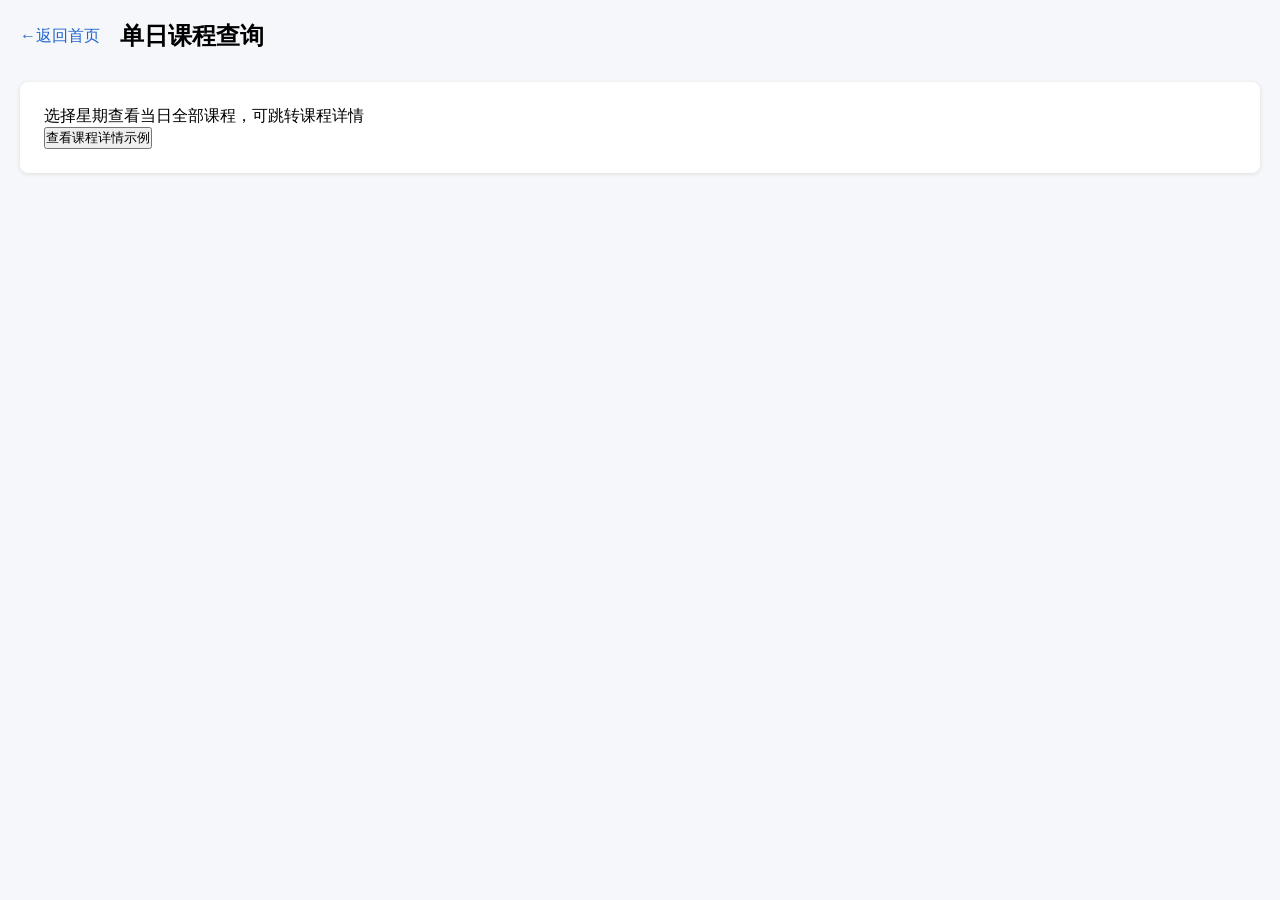
<file: day-table.html>
<!DOCTYPE html>
<html lang="zh-CN">
<head>
    <meta charset="UTF-8">
    <meta name="viewport" content="width=device-width, initial-scale=1.0">
    <title>单日课表</title>
    <link rel="stylesheet" href="./css/common.css">
</head>
<body>
    <header class="page-header">
        <a href="index.html">←返回首页</a>
        <h2>单日课程查询</h2>
    </header>
    <div class="content-box">
        <p>选择星期查看当日全部课程，可跳转课程详情</p>
        <button onclick="location.href='course-detail.html'">查看课程详情示例</button>
    </div>
</body>
</html>
</file>
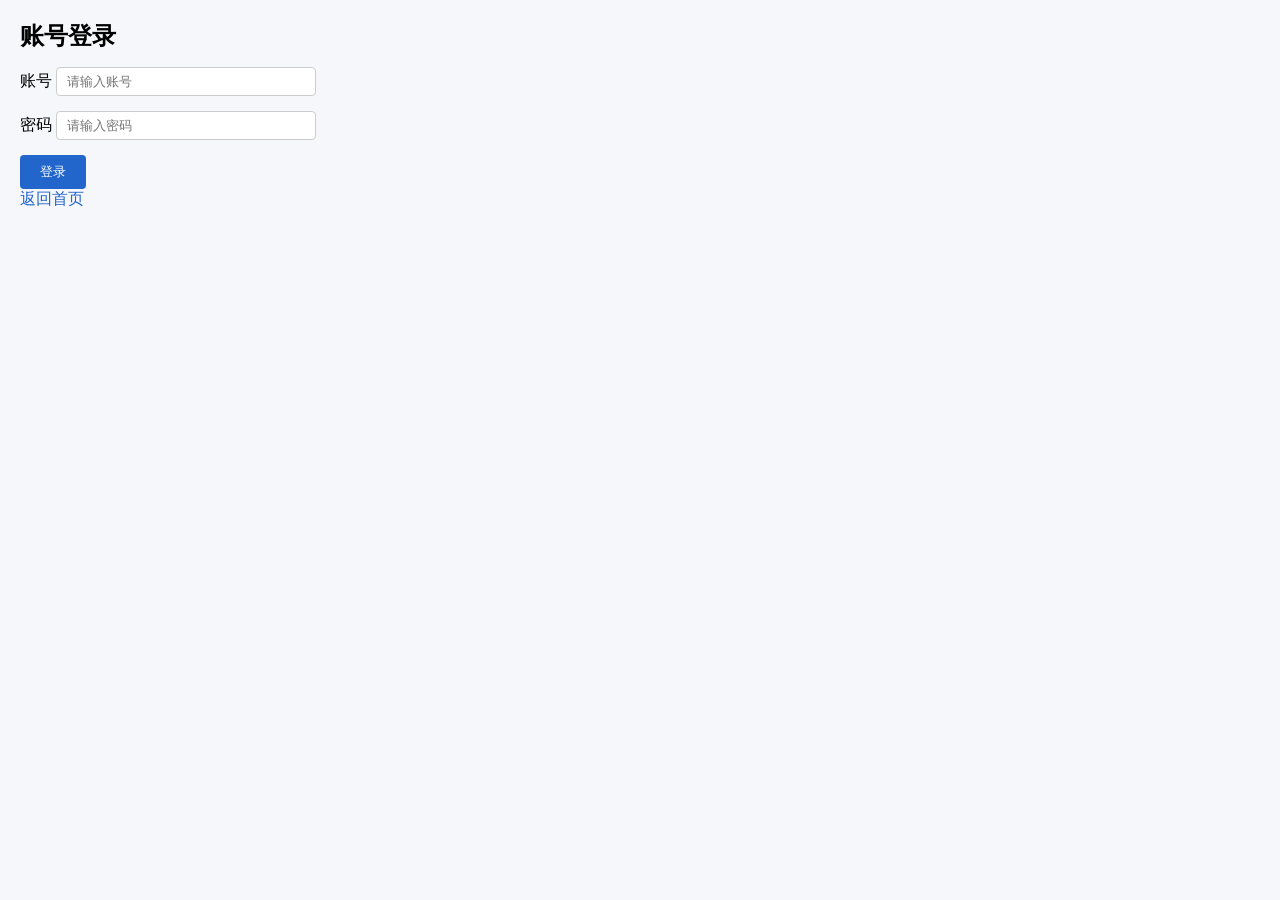
<file: login.html>
<!DOCTYPE html>
<html lang="zh-CN">
<head>
    <meta charset="UTF-8">
    <meta name="viewport" content="width=device-width, initial-scale=1.0">
    <title>登录</title>
    <link rel="stylesheet" href="./css/common.css">
</head>
<body>
    <div class="login-container">
        <h2>账号登录</h2>
        <form>
            <div class="form-item">
                <label>账号</label>
                <input type="text" placeholder="请输入账号">
            </div>
            <div class="form-item">
                <label>密码</label>
                <input type="password" placeholder="请输入密码">
            </div>
            <button type="submit" class="submit-btn">登录</button>
        </form>
        <a href="index.html">返回首页</a>
    </div>
</body>
</html>
</file>
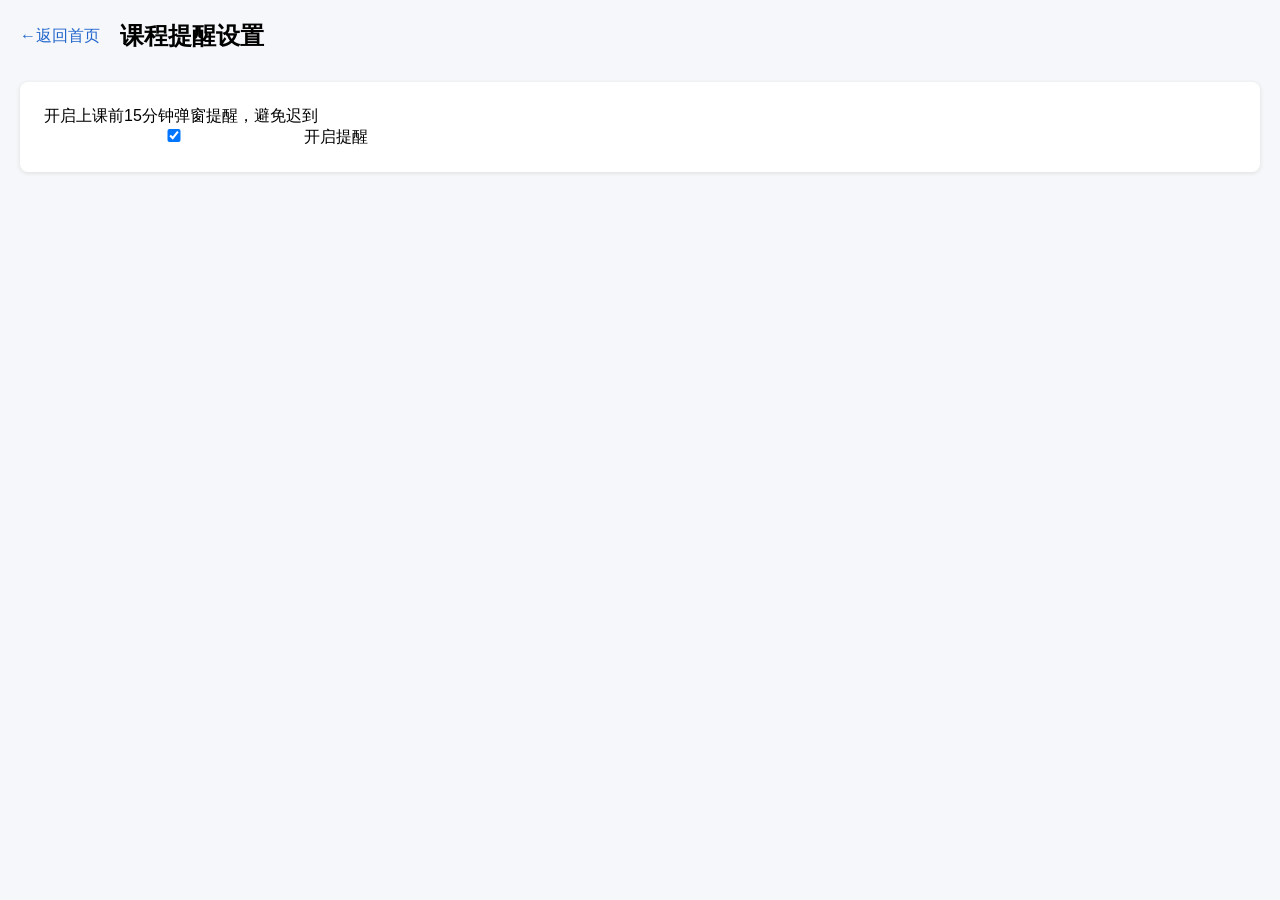
<file: remind.html>
<!DOCTYPE html>
<html lang="zh-CN">
<head>
    <meta charset="UTF-8">
    <meta name="viewport" content="width=device-width, initial-scale=1.0">
    <title>上课提醒</title>
    <link rel="stylesheet" href="./css/common.css">
</head>
<body>
    <header class="page-header">
        <a href="index.html">←返回首页</a>
        <h2>课程提醒设置</h2>
    </header>
    <div class="content-box">
        <p>开启上课前15分钟弹窗提醒，避免迟到</p>
        <input type="checkbox" checked>开启提醒
    </div>
    <script src="./js/theme.js"></script>
</body>
</html>
</file>
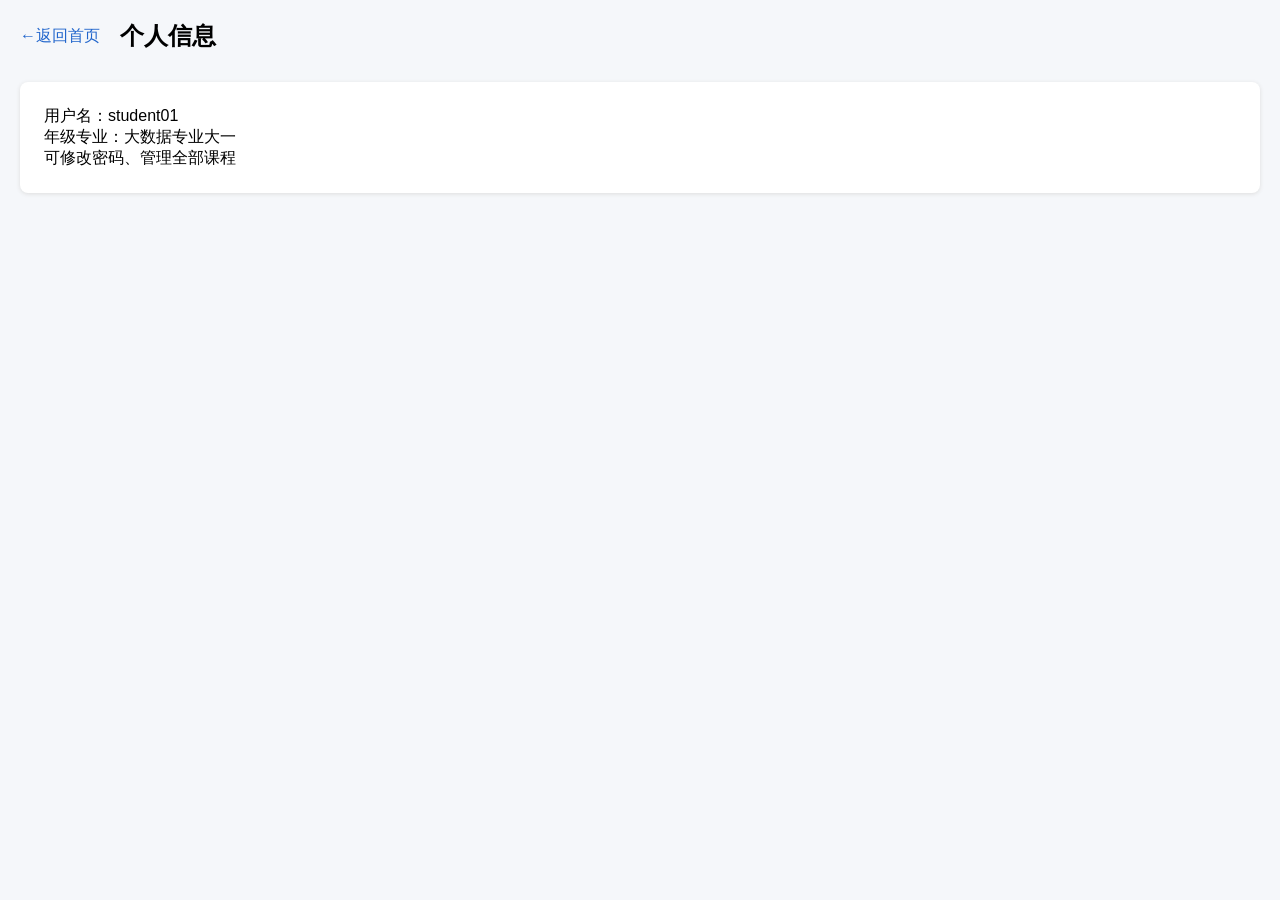
<file: user.html>
<!DOCTYPE html>
<html lang="zh-CN">
<head>
    <meta charset="UTF-8">
    <meta name="viewport" content="width=device-width, initial-scale=1.0">
    <title>个人中心</title>
    <link rel="stylesheet" href="./css/common.css">
</head>
<body>
    <header class="page-header">
        <a href="index.html">←返回首页</a>
        <h2>个人信息</h2>
    </header>
    <div class="content-box">
        <p>用户名：student01</p>
        <p>年级专业：大数据专业大一</p>
        <p>可修改密码、管理全部课程</p>
    </div>
</body>
</html>
</file>
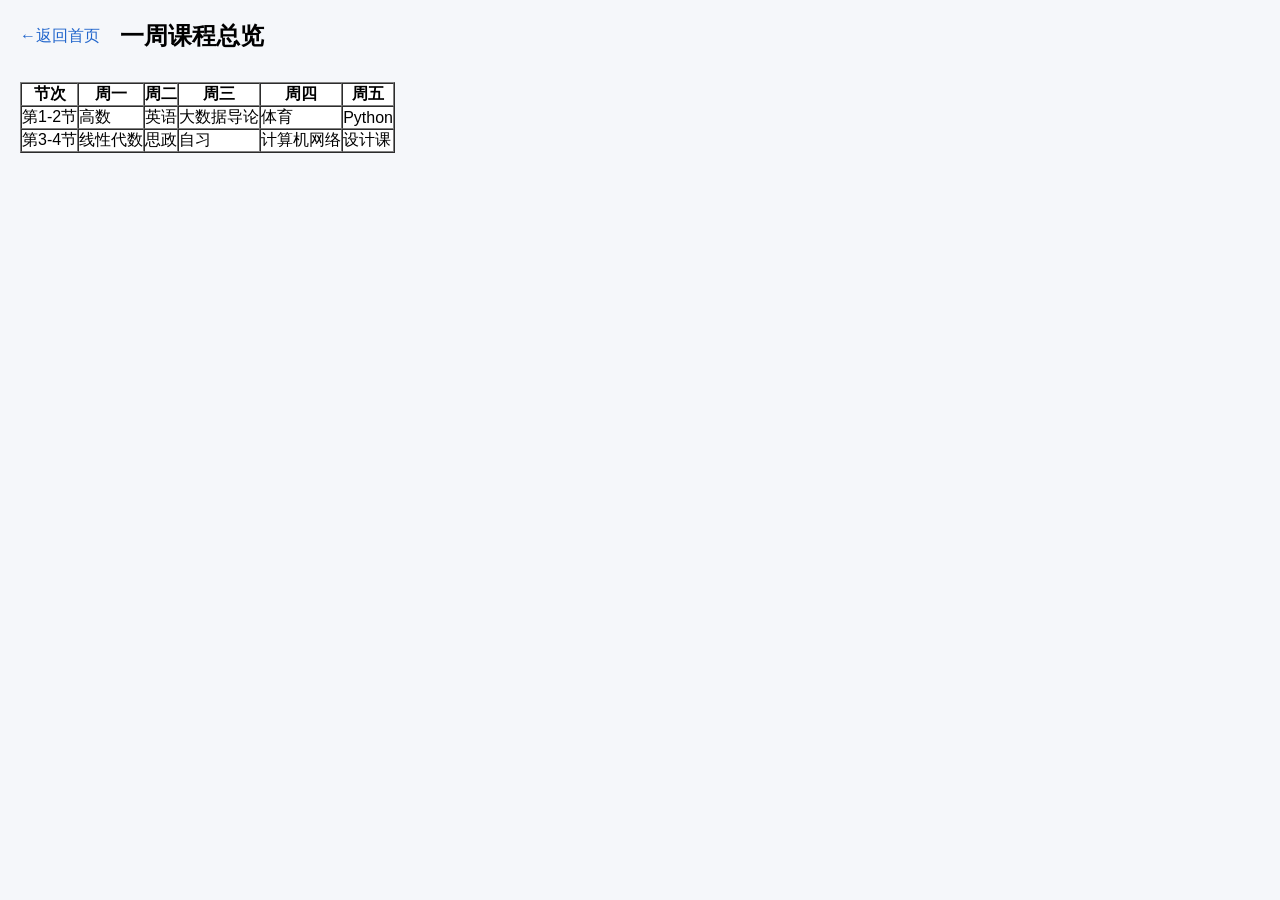
<file: week-table.html>
<!DOCTYPE html>
<html lang="zh-CN">
<head>
    <meta charset="UTF-8">
    <meta name="viewport" content="width=device-width, initial-scale=1.0">
    <title>周课表</title>
    <link rel="stylesheet" href="./css/common.css">
</head>
<body>
    <header class="page-header">
        <a href="index.html">←返回首页</a>
        <h2>一周课程总览</h2>
    </header>
    <table border="1" cellpadding="8" cellspacing="0">
        <tr>
            <th>节次</th>
            <th>周一</th>
            <th>周二</th>
            <th>周三</th>
            <th>周四</th>
            <th>周五</th>
        </tr>
        <tr>
            <td>第1-2节</td>
            <td>高数</td>
            <td>英语</td>
            <td>大数据导论</td>
            <td>体育</td>
            <td>Python</td>
        </tr>
        <tr>
            <td>第3-4节</td>
            <td>线性代数</td>
            <td>思政</td>
            <td>自习</td>
            <td>计算机网络</td>
            <td>设计课</td>
        </tr>
    </table>
</body>
</html>
</file>
<file: css/common.css>
*{
    margin: 0;
    padding: 0;
    box-sizing: border-box;
    font-family: "Microsoft Yahei",sans-serif;
}
body{
    padding: 20px;
    background: #f5f7fa;
}
.page-header{
    display: flex;
    align-items: center;
    gap: 20px;
    margin-bottom: 30px;
}
a{
    color: #2266cc;
    text-decoration: none;
}
.content-box{
    background: #fff;
    padding: 24px;
    border-radius: 8px;
    box-shadow: 0 1px 4px #ddd;
}
.form-item{
    margin:15px 0;
}
input{
    padding: 6px 10px;
    width: 260px;
    border: 1px solid #ccc;
    border-radius: 4px;
}
.submit-btn{
    padding: 8px 20px;
    background:#2266cc;
    color:#fff;
    border:none;
    border-radius:4px;
    cursor:pointer;
}
table{
    background:#fff;
}
</file>
